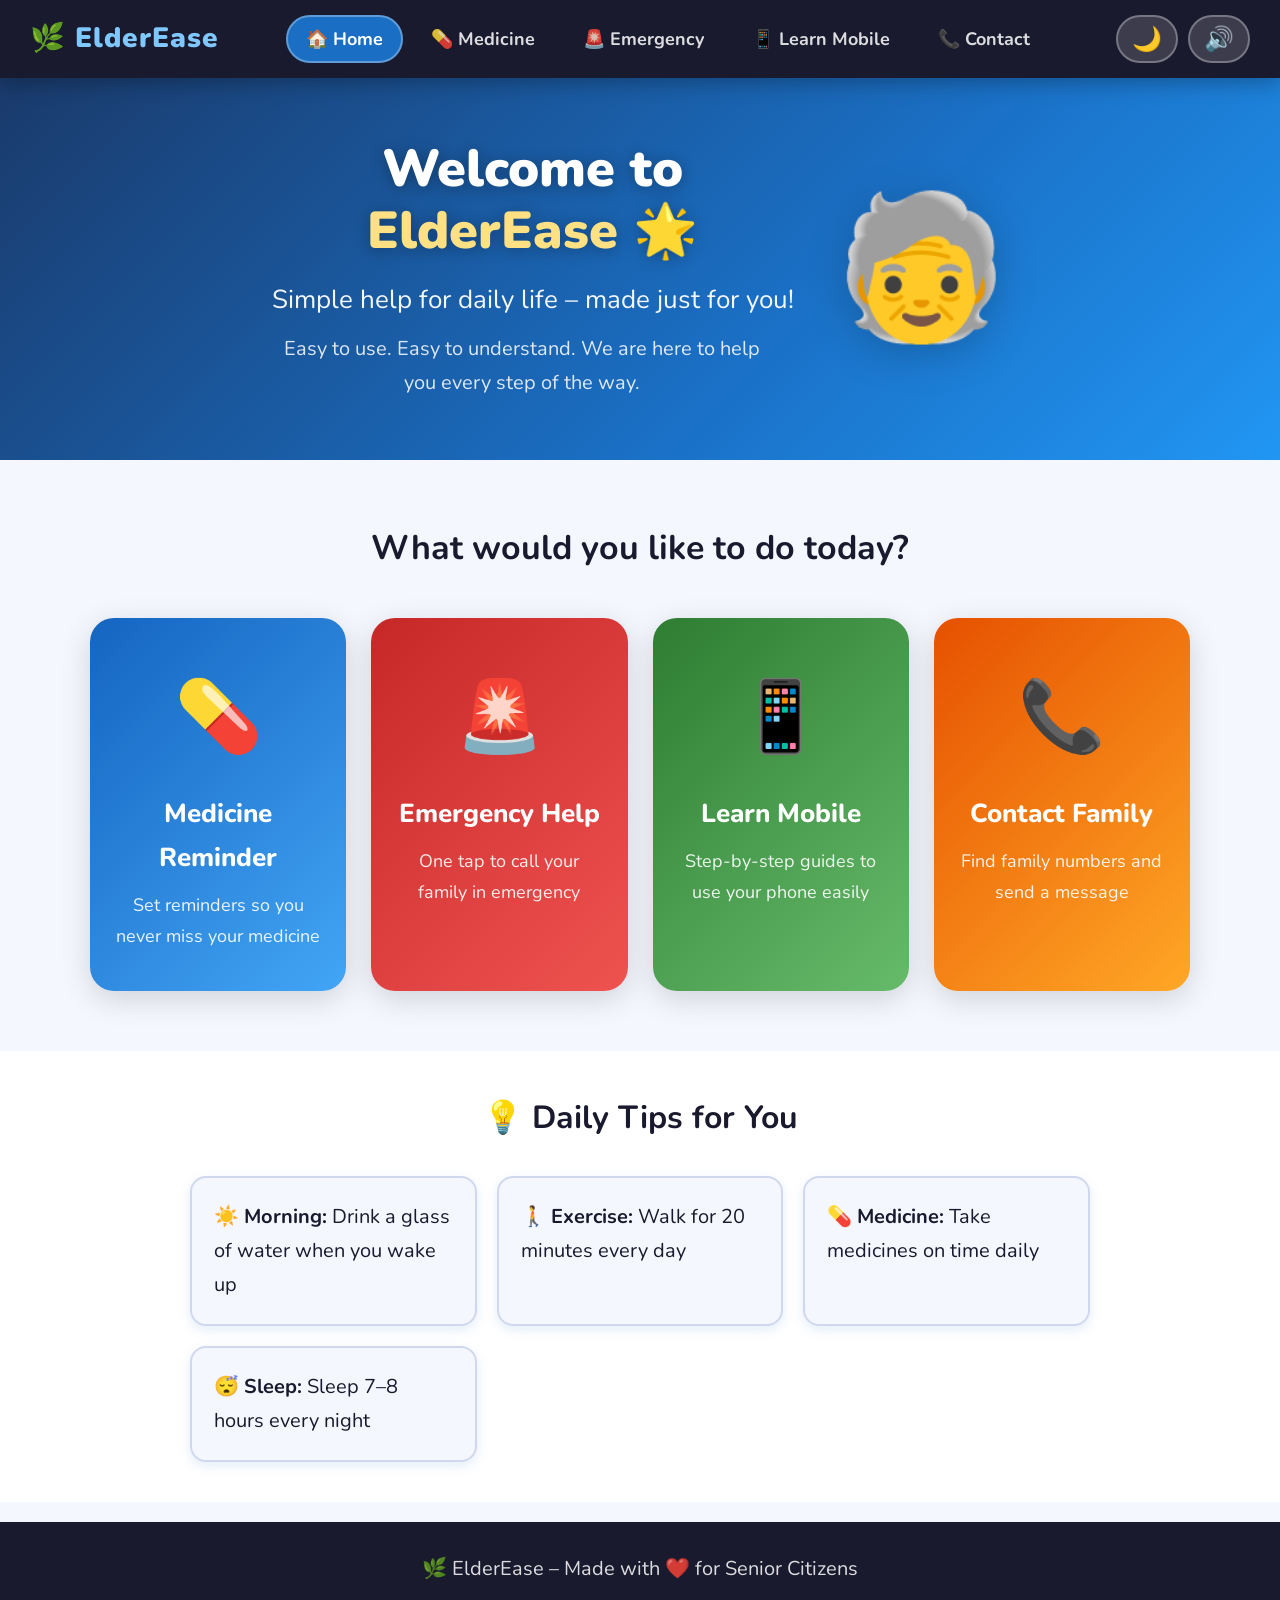
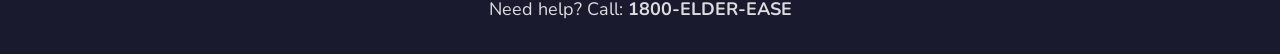
<file: index.html>
<!DOCTYPE html>
<html lang="en">
<head>
  <meta charset="UTF-8" />
  <meta name="viewport" content="width=device-width, initial-scale=1.0"/>
  <title>ElderEase – Simple Help for Daily Life</title>
  <link rel="stylesheet" href="style.css"/>
</head>
<body>

  <!-- ===== NAVIGATION BAR ===== -->
  <nav class="navbar">
    <div class="nav-brand">🌿 ElderEase</div>
    <ul class="nav-links" id="navLinks">
      <li><a href="index.html" class="active">🏠 Home</a></li>
      <li><a href="medicine.html">💊 Medicine</a></li>
      <li><a href="emergency.html">🚨 Emergency</a></li>
      <li><a href="learn.html">📱 Learn Mobile</a></li>
      <li><a href="contact.html">📞 Contact</a></li>
    </ul>
    <div class="nav-controls">
      <!-- Dark Mode Toggle -->
      <button class="toggle-btn" onclick="toggleDark()" title="Toggle Dark Mode">🌙</button>
      <!-- Voice Assistant -->
      <button class="toggle-btn" onclick="speakWelcome()" title="Voice Assistant">🔊</button>
    </div>
    <button class="hamburger" onclick="toggleMenu()">☰</button>
  </nav>

  <!-- ===== HERO SECTION ===== -->
  <main>
    <section class="hero">
      <div class="hero-content">
        <h1>Welcome to<br/><span class="highlight">ElderEase</span> 🌟</h1>
        <p class="hero-sub">Simple help for daily life – made just for you!</p>
        <p class="hero-desc">
          Easy to use. Easy to understand. We are here to help you every step of the way.
        </p>
      </div>
      <div class="hero-image">🧓</div>
    </section>

    <!-- ===== MAIN BUTTONS SECTION ===== -->
    <section class="features">
      <h2>What would you like to do today?</h2>
      <div class="feature-grid">

        <a href="medicine.html" class="feature-card blue">
          <div class="card-icon">💊</div>
          <div class="card-title">Medicine Reminder</div>
          <div class="card-desc">Set reminders so you never miss your medicine</div>
        </a>

        <a href="emergency.html" class="feature-card red">
          <div class="card-icon">🚨</div>
          <div class="card-title">Emergency Help</div>
          <div class="card-desc">One tap to call your family in emergency</div>
        </a>

        <a href="learn.html" class="feature-card green">
          <div class="card-icon">📱</div>
          <div class="card-title">Learn Mobile</div>
          <div class="card-desc">Step-by-step guides to use your phone easily</div>
        </a>

        <a href="contact.html" class="feature-card orange">
          <div class="card-icon">📞</div>
          <div class="card-title">Contact Family</div>
          <div class="card-desc">Find family numbers and send a message</div>
        </a>

      </div>
    </section>

    <!-- ===== TIPS SECTION ===== -->
    <section class="tips-section">
      <h2>💡 Daily Tips for You</h2>
      <div class="tips-grid">
        <div class="tip-card">☀️ <strong>Morning:</strong> Drink a glass of water when you wake up</div>
        <div class="tip-card">🚶 <strong>Exercise:</strong> Walk for 20 minutes every day</div>
        <div class="tip-card">💊 <strong>Medicine:</strong> Take medicines on time daily</div>
        <div class="tip-card">😴 <strong>Sleep:</strong> Sleep 7–8 hours every night</div>
      </div>
    </section>
  </main>

  <!-- ===== FOOTER ===== -->
  <footer class="footer">
    <p>🌿 ElderEase – Made with ❤️ for Senior Citizens</p>
    <p style="font-size:18px; margin-top:8px;">Need help? Call: <strong>1800-ELDER-EASE</strong></p>
  </footer>

  <script src="script.js"></script>
</body>
</html>
</file>
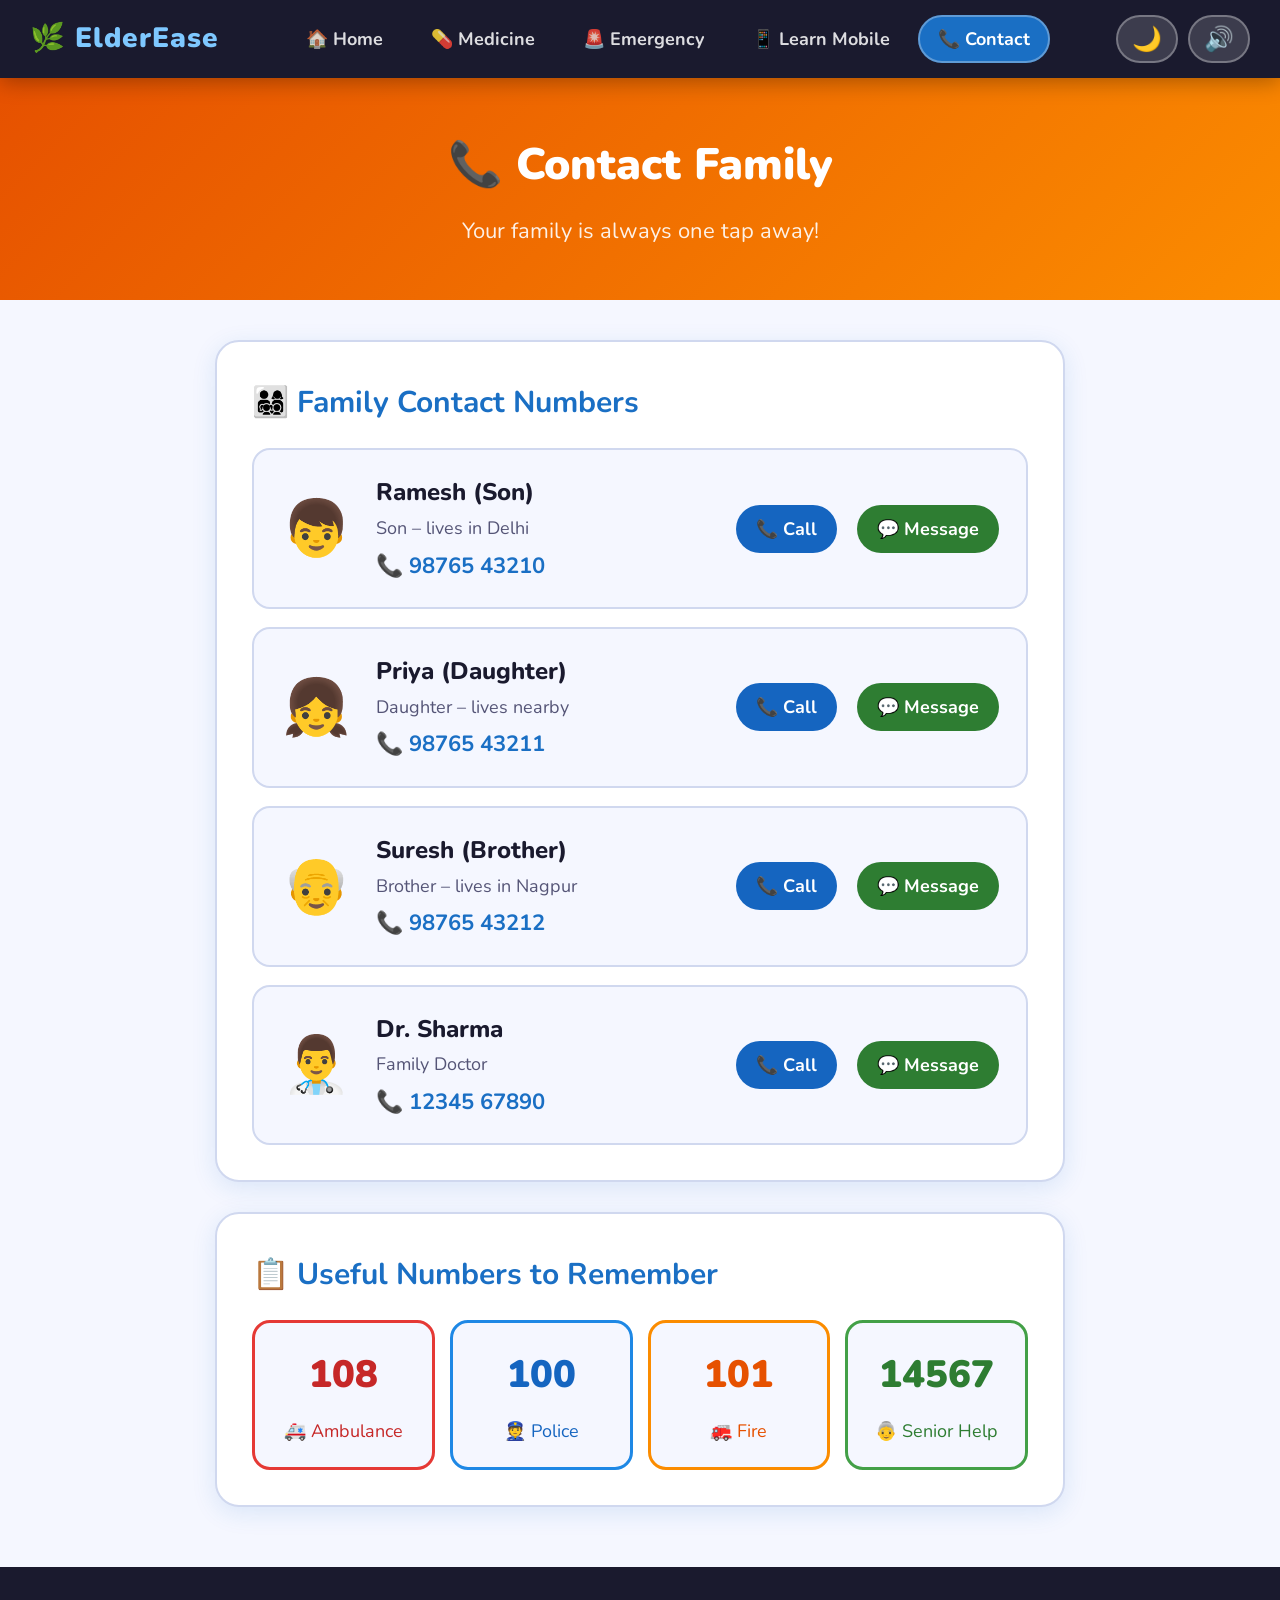
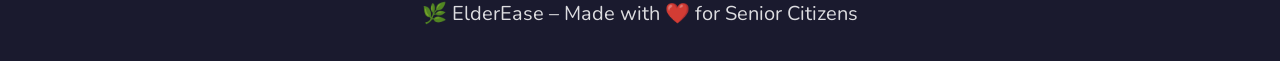
<file: contact.html>
<!DOCTYPE html>
<html lang="en">
<head>
  <meta charset="UTF-8"/>
  <meta name="viewport" content="width=device-width, initial-scale=1.0"/>
  <title>Contact Family – ElderEase</title>
  <link rel="stylesheet" href="style.css"/>
</head>
<body>

  <!-- NAVIGATION BAR -->
  <nav class="navbar">
    <div class="nav-brand">🌿 ElderEase</div>
    <ul class="nav-links" id="navLinks">
      <li><a href="index.html">🏠 Home</a></li>
      <li><a href="medicine.html">💊 Medicine</a></li>
      <li><a href="emergency.html">🚨 Emergency</a></li>
      <li><a href="learn.html">📱 Learn Mobile</a></li>
      <li><a href="contact.html" class="active">📞 Contact</a></li>
    </ul>
    <div class="nav-controls">
      <button class="toggle-btn" onclick="toggleDark()">🌙</button>
      <button class="toggle-btn" onclick="speak('Contact Family Page. Find family numbers and send a message below.')">🔊</button>
    </div>
    <button class="hamburger" onclick="toggleMenu()">☰</button>
  </nav>

  <main>
    <section class="page-hero orange-bg">
      <h1>📞 Contact Family</h1>
      <p>Your family is always one tap away!</p>
    </section>

    <section class="content-section">

      <!-- FAMILY CONTACTS -->
      <div class="card-box">
        <h2>👨‍👩‍👧‍👦 Family Contact Numbers</h2>
        <div class="family-grid">

          <div class="family-card">
            <div class="family-avatar">👦</div>
            <div class="family-info">
              <div class="family-name">Ramesh (Son)</div>
              <div class="family-relation">Son – lives in Delhi</div>
              <div class="family-phone">📞 98765 43210</div>
            </div>
            <div class="family-actions">
              <button class="small-btn btn-blue" onclick="simulateCall('Ramesh')">📞 Call</button>
              <button class="small-btn btn-green" onclick="openMessage('Ramesh')">💬 Message</button>
            </div>
          </div>

          <div class="family-card">
            <div class="family-avatar">👧</div>
            <div class="family-info">
              <div class="family-name">Priya (Daughter)</div>
              <div class="family-relation">Daughter – lives nearby</div>
              <div class="family-phone">📞 98765 43211</div>
            </div>
            <div class="family-actions">
              <button class="small-btn btn-blue" onclick="simulateCall('Priya')">📞 Call</button>
              <button class="small-btn btn-green" onclick="openMessage('Priya')">💬 Message</button>
            </div>
          </div>

          <div class="family-card">
            <div class="family-avatar">👴</div>
            <div class="family-info">
              <div class="family-name">Suresh (Brother)</div>
              <div class="family-relation">Brother – lives in Nagpur</div>
              <div class="family-phone">📞 98765 43212</div>
            </div>
            <div class="family-actions">
              <button class="small-btn btn-blue" onclick="simulateCall('Suresh')">📞 Call</button>
              <button class="small-btn btn-green" onclick="openMessage('Suresh')">💬 Message</button>
            </div>
          </div>

          <div class="family-card">
            <div class="family-avatar">👨‍⚕️</div>
            <div class="family-info">
              <div class="family-name">Dr. Sharma</div>
              <div class="family-relation">Family Doctor</div>
              <div class="family-phone">📞 12345 67890</div>
            </div>
            <div class="family-actions">
              <button class="small-btn btn-blue" onclick="simulateCall('Dr. Sharma')">📞 Call</button>
              <button class="small-btn btn-green" onclick="openMessage('Dr. Sharma')">💬 Message</button>
            </div>
          </div>

        </div>
      </div>

      <!-- SEND MESSAGE BOX -->
      <div class="card-box" id="messageBox" style="display:none;">
        <h2>✉️ Send a Message to <span id="messageTo"></span></h2>
        <p class="big-text">Type your message below and press Send!</p>

        <label class="big-label">Your Message:</label>
        <textarea class="big-input big-textarea" id="messageText"
          placeholder="Type your message here... e.g. Are you coming home today?"></textarea>

        <div class="quick-messages">
          <p><strong>Quick Messages – just tap to use:</strong></p>
          <button class="quick-btn" onclick="useQuickMsg('I am okay, do not worry 😊')">I am okay 😊</button>
          <button class="quick-btn" onclick="useQuickMsg('Please call me when you are free 📞')">Call me please 📞</button>
          <button class="quick-btn" onclick="useQuickMsg('I need help, please come home 🙏')">Need help 🙏</button>
          <button class="quick-btn" onclick="useQuickMsg('Medicine finished, please bring more 💊')">Medicine needed 💊</button>
        </div>

        <div class="btn-row">
          <button class="big-btn btn-green" onclick="sendMessage()">📤 Send Message</button>
          <button class="big-btn btn-gray" onclick="closeMessage()">❌ Cancel</button>
        </div>
      </div>

      <!-- MESSAGE SENT CONFIRMATION -->
      <div id="sentBox" class="card-box center hidden">
        <div style="font-size:80px;">✅</div>
        <h2>Message Sent!</h2>
        <p class="big-text">Your message has been sent to <span id="sentTo"></span>!</p>
        <p class="muted">They will reply to you soon. Stay calm! 😊</p>
        <button class="big-btn btn-blue" onclick="document.getElementById('sentBox').classList.add('hidden')">
          👍 OK, Thank You!
        </button>
      </div>

      <!-- HELPLINE NUMBERS -->
      <div class="card-box">
        <h2>📋 Useful Numbers to Remember</h2>
        <div class="helpline-grid">
          <div class="helpline-item red-border">
            <div class="helpline-num">108</div>
            <div class="helpline-label">🚑 Ambulance</div>
          </div>
          <div class="helpline-item blue-border">
            <div class="helpline-num">100</div>
            <div class="helpline-label">👮 Police</div>
          </div>
          <div class="helpline-item orange-border">
            <div class="helpline-num">101</div>
            <div class="helpline-label">🚒 Fire</div>
          </div>
          <div class="helpline-item green-border">
            <div class="helpline-num">14567</div>
            <div class="helpline-label">👵 Senior Help</div>
          </div>
        </div>
      </div>

    </section>
  </main>

  <footer class="footer">
    <p>🌿 ElderEase – Made with ❤️ for Senior Citizens</p>
  </footer>

  <script src="script.js"></script>
  <script>
    let currentContact = '';

    // Open message box for a contact
    function openMessage(name) {
      currentContact = name;
      document.getElementById('messageTo').textContent = name;
      document.getElementById('messageText').value = '';
      document.getElementById('messageBox').style.display = 'block';
      document.getElementById('messageBox').scrollIntoView({ behavior: 'smooth' });
    }

    // Close message box
    function closeMessage() {
      document.getElementById('messageBox').style.display = 'none';
    }

    // Use a quick message template
    function useQuickMsg(msg) {
      document.getElementById('messageText').value = msg;
    }

    // Send the message (simulated)
    function sendMessage() {
      const text = document.getElementById('messageText').value.trim();
      if (!text) {
        alert('⚠️ Please type a message first!');
        return;
      }
      closeMessage();
      speak(`Message sent to ${currentContact}. They will reply soon.`);
      document.getElementById('sentTo').textContent = currentContact;
      const sentBox = document.getElementById('sentBox');
      sentBox.classList.remove('hidden');
      sentBox.scrollIntoView({ behavior: 'smooth' });
    }

    // Simulate a call
    function simulateCall(name) {
      speak(`Calling ${name}`);
      alert(`📞 Calling ${name}...\n\nThis is a simulation. On a real phone, the call would connect.`);
    }
  </script>
</body>
</html>
</file>
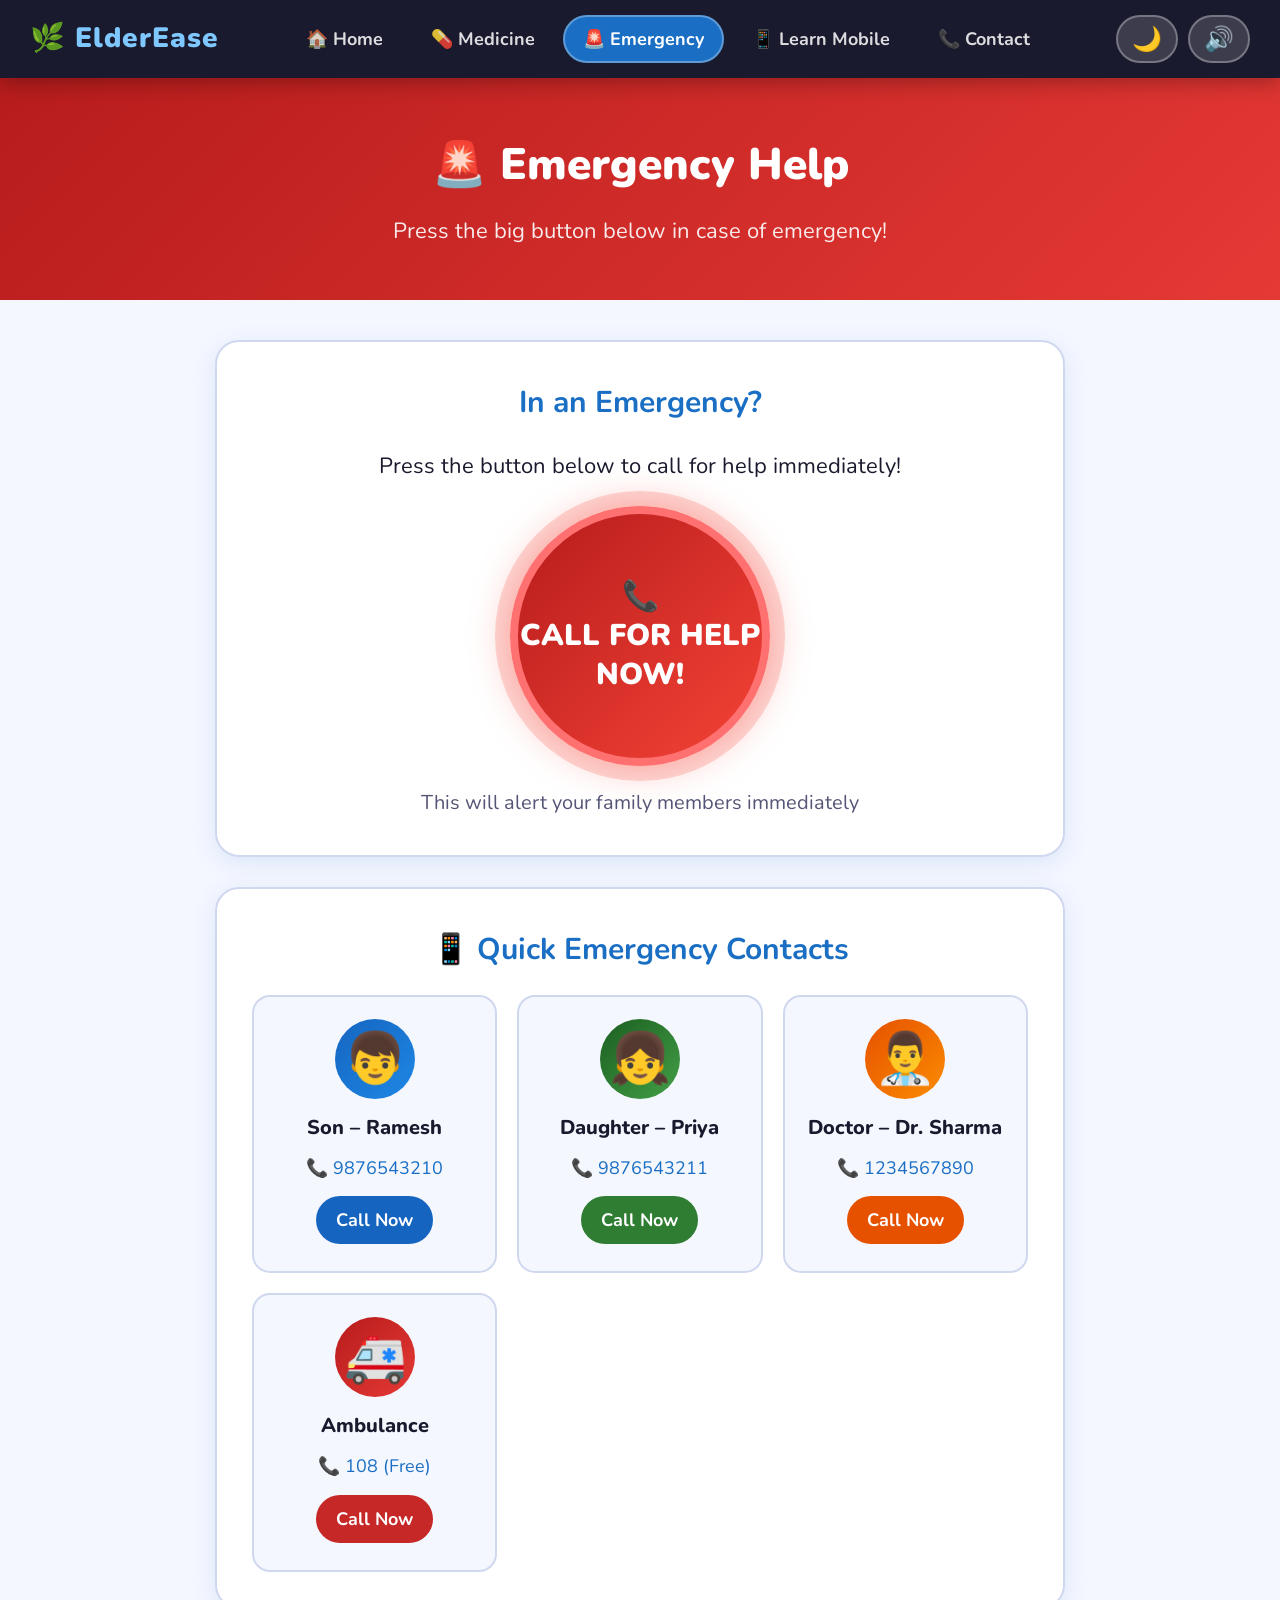
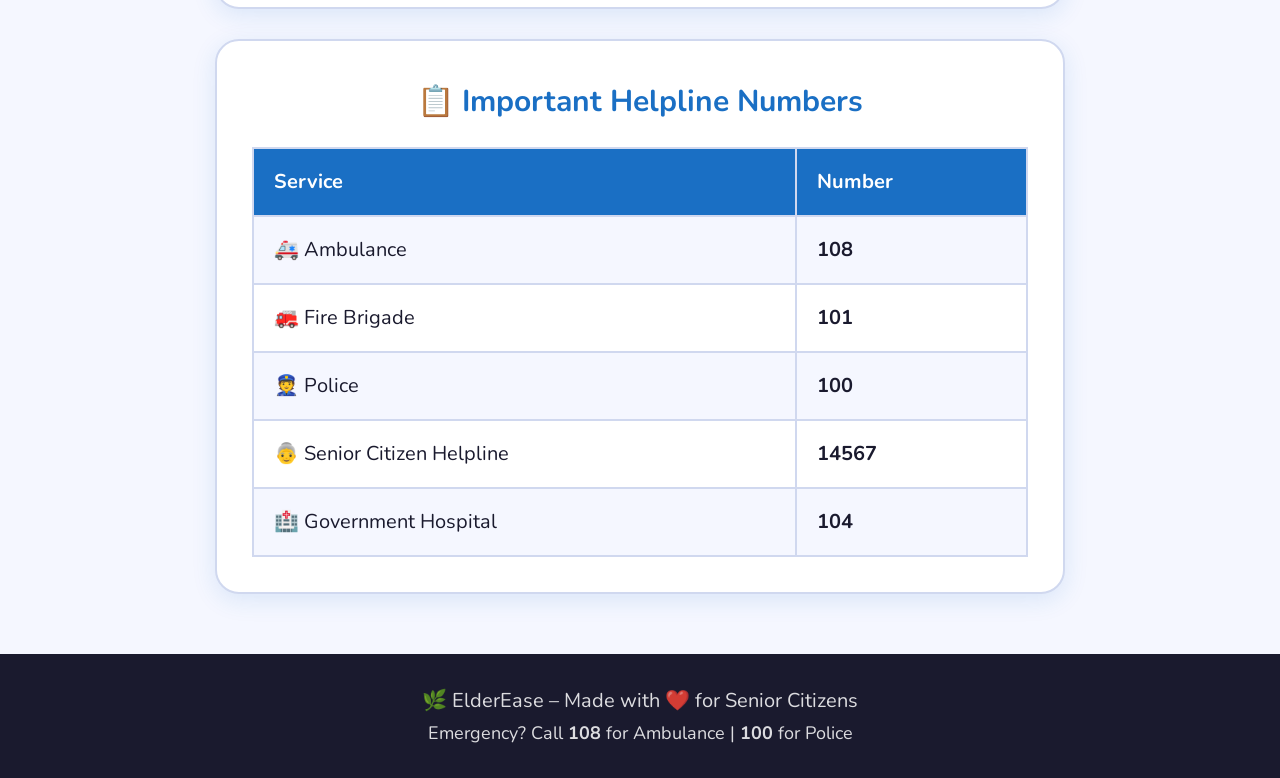
<file: emergency.html>
<!DOCTYPE html>
<html lang="en">
<head>
  <meta charset="UTF-8"/>
  <meta name="viewport" content="width=device-width, initial-scale=1.0"/>
  <title>Emergency Help – ElderEase</title>
  <link rel="stylesheet" href="style.css"/>
</head>
<body>

  <!-- NAVIGATION BAR -->
  <nav class="navbar">
    <div class="nav-brand">🌿 ElderEase</div>
    <ul class="nav-links" id="navLinks">
      <li><a href="index.html">🏠 Home</a></li>
      <li><a href="medicine.html">💊 Medicine</a></li>
      <li><a href="emergency.html" class="active">🚨 Emergency</a></li>
      <li><a href="learn.html">📱 Learn Mobile</a></li>
      <li><a href="contact.html">📞 Contact</a></li>
    </ul>
    <div class="nav-controls">
      <button class="toggle-btn" onclick="toggleDark()">🌙</button>
      <button class="toggle-btn" onclick="speak('Emergency Help Page. Press the big red button in case of emergency.')">🔊</button>
    </div>
    <button class="hamburger" onclick="toggleMenu()">☰</button>
  </nav>

  <main>
    <section class="page-hero red-bg">
      <h1>🚨 Emergency Help</h1>
      <p>Press the big button below in case of emergency!</p>
    </section>

    <section class="content-section center">

      <!-- BIG EMERGENCY BUTTON -->
      <div class="card-box center">
        <h2>In an Emergency?</h2>
        <p class="big-text">Press the button below to call for help immediately!</p>

        <button class="emergency-btn pulse" onclick="callEmergency()">
          📞<br/>CALL FOR HELP<br/>NOW!
        </button>

        <p class="muted" style="margin-top:20px;">This will alert your family members immediately</p>
      </div>

      <!-- EMERGENCY CONTACTS -->
      <div class="card-box">
        <h2>📱 Quick Emergency Contacts</h2>
        <div class="contact-grid">

          <div class="contact-item" onclick="simulateCall('Son – Ramesh', '9876543210')">
            <div class="contact-avatar blue-bg">👦</div>
            <div class="contact-name">Son – Ramesh</div>
            <div class="contact-num">📞 9876543210</div>
            <button class="small-btn btn-blue">Call Now</button>
          </div>

          <div class="contact-item" onclick="simulateCall('Daughter – Priya', '9876543211')">
            <div class="contact-avatar green-bg">👧</div>
            <div class="contact-name">Daughter – Priya</div>
            <div class="contact-num">📞 9876543211</div>
            <button class="small-btn btn-green">Call Now</button>
          </div>

          <div class="contact-item" onclick="simulateCall('Doctor – Dr. Sharma', '1234567890')">
            <div class="contact-avatar orange-bg">👨‍⚕️</div>
            <div class="contact-name">Doctor – Dr. Sharma</div>
            <div class="contact-num">📞 1234567890</div>
            <button class="small-btn btn-orange">Call Now</button>
          </div>

          <div class="contact-item" onclick="simulateCall('Ambulance', '108')">
            <div class="contact-avatar red-bg">🚑</div>
            <div class="contact-name">Ambulance</div>
            <div class="contact-num">📞 108 (Free)</div>
            <button class="small-btn btn-red">Call Now</button>
          </div>

        </div>
      </div>

      <!-- HELPLINE NUMBERS -->
      <div class="card-box">
        <h2>📋 Important Helpline Numbers</h2>
        <table class="helpline-table">
          <tr><th>Service</th><th>Number</th></tr>
          <tr><td>🚑 Ambulance</td><td><strong>108</strong></td></tr>
          <tr><td>🚒 Fire Brigade</td><td><strong>101</strong></td></tr>
          <tr><td>👮 Police</td><td><strong>100</strong></td></tr>
          <tr><td>👵 Senior Citizen Helpline</td><td><strong>14567</strong></td></tr>
          <tr><td>🏥 Government Hospital</td><td><strong>104</strong></td></tr>
        </table>
      </div>

    </section>

    <!-- SIMULATED CALL OVERLAY -->
    <div id="callOverlay" class="call-overlay hidden">
      <div class="call-box">
        <div class="call-icon">📞</div>
        <div class="call-title" id="callTitle">Calling...</div>
        <div class="call-num" id="callNum"></div>
        <div class="call-status" id="callStatus">Connecting...</div>
        <div class="call-spinner"></div>
        <button class="big-btn btn-red" onclick="endCall()" style="margin-top:20px;">
          🔴 End Call
        </button>
      </div>
    </div>

  </main>

  <footer class="footer">
    <p>🌿 ElderEase – Made with ❤️ for Senior Citizens</p>
    <p style="font-size:18px;">Emergency? Call <strong>108</strong> for Ambulance | <strong>100</strong> for Police</p>
  </footer>

  <script src="script.js"></script>
  <script>
    // Trigger full emergency (calls all family members)
    function callEmergency() {
      speak('Emergency alert sent. Calling your family members now. Please stay calm. Help is on the way.');
      const overlay = document.getElementById('callOverlay');
      document.getElementById('callTitle').textContent = '🚨 Emergency Alert Sent!';
      document.getElementById('callNum').textContent = 'Alerting all family members...';
      document.getElementById('callStatus').textContent = 'Connecting to Son – Ramesh...';
      overlay.classList.remove('hidden');

      // Simulate connection progress
      setTimeout(() => {
        document.getElementById('callStatus').textContent = '✅ Connected! Help is on the way.';
      }, 3000);
    }

    // Simulate individual call
    function simulateCall(name, num) {
      speak(`Calling ${name}`);
      const overlay = document.getElementById('callOverlay');
      document.getElementById('callTitle').textContent = `📞 Calling ${name}`;
      document.getElementById('callNum').textContent = `📱 ${num}`;
      document.getElementById('callStatus').textContent = 'Ringing...';
      overlay.classList.remove('hidden');

      setTimeout(() => {
        document.getElementById('callStatus').textContent = `✅ ${name} has been notified!`;
      }, 3000);
    }

    // End the simulated call
    function endCall() {
      document.getElementById('callOverlay').classList.add('hidden');
    }
  </script>
</body>
</html>
</file>
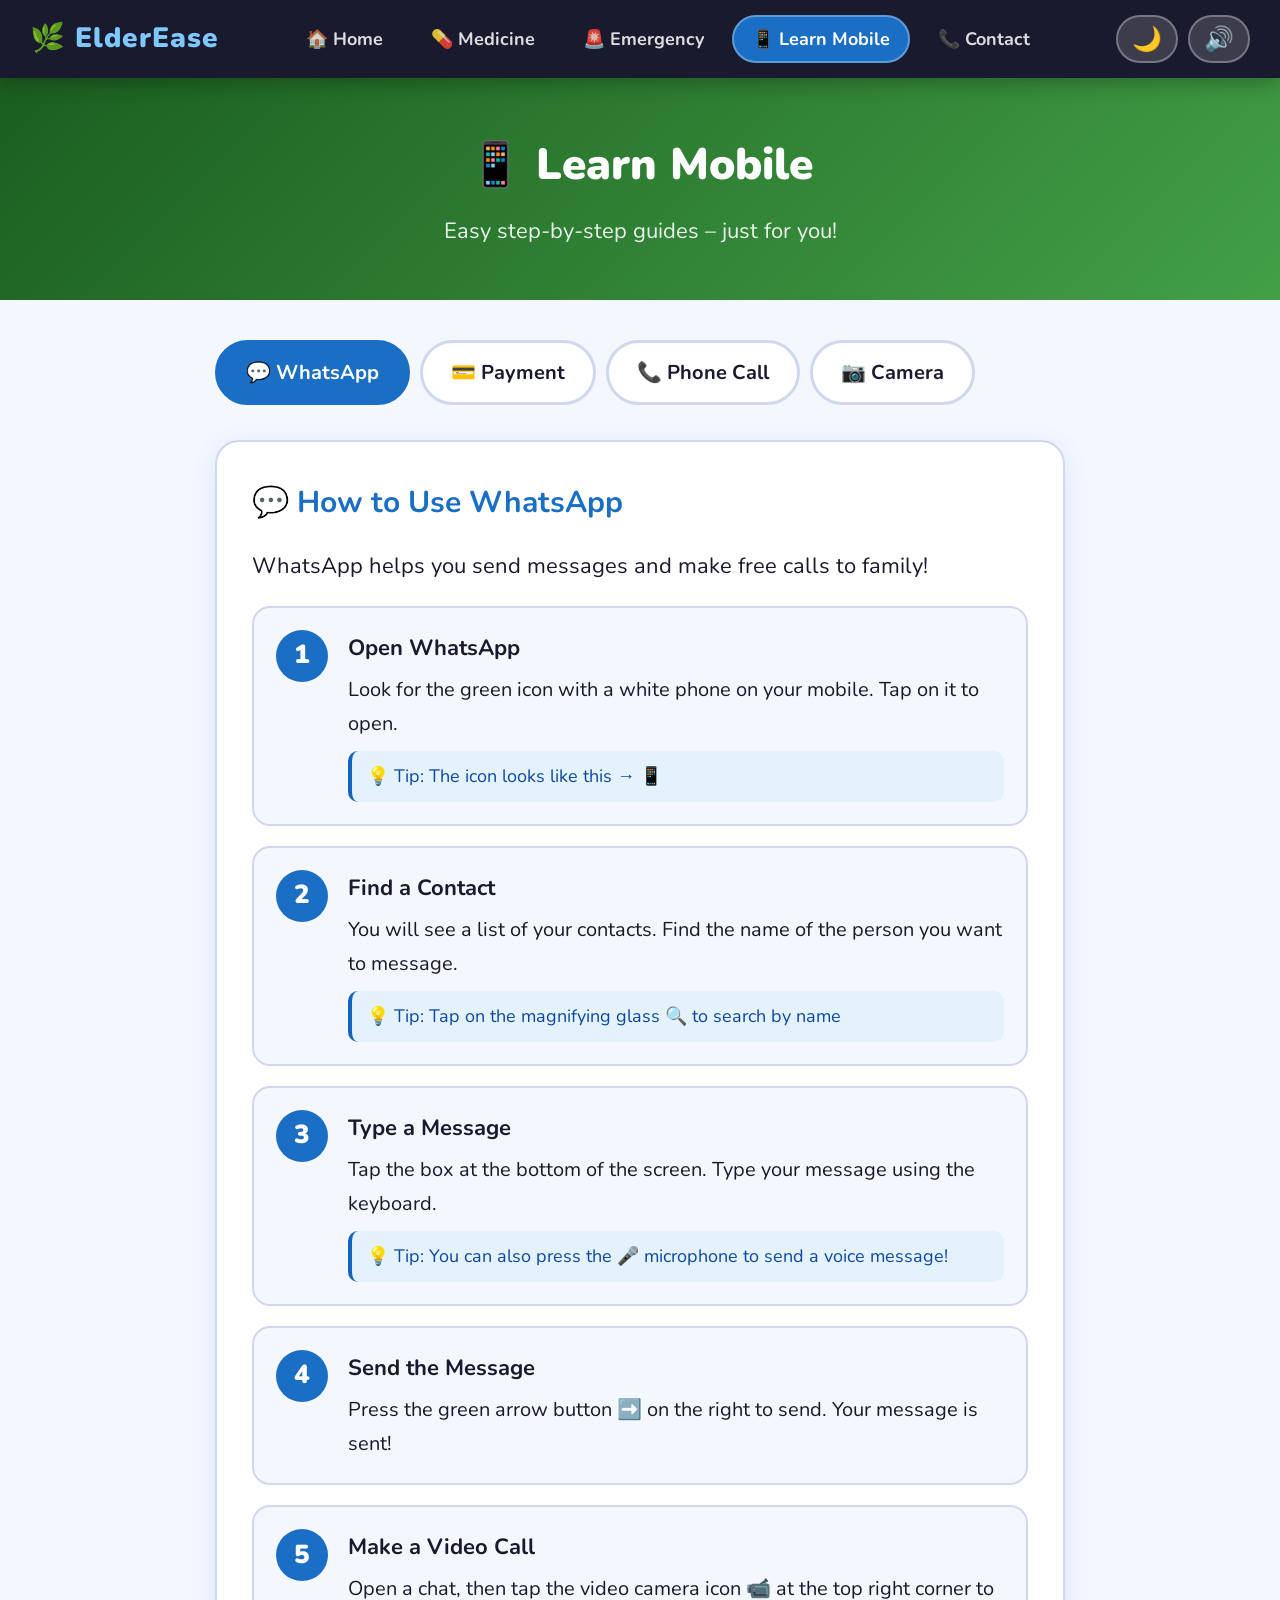
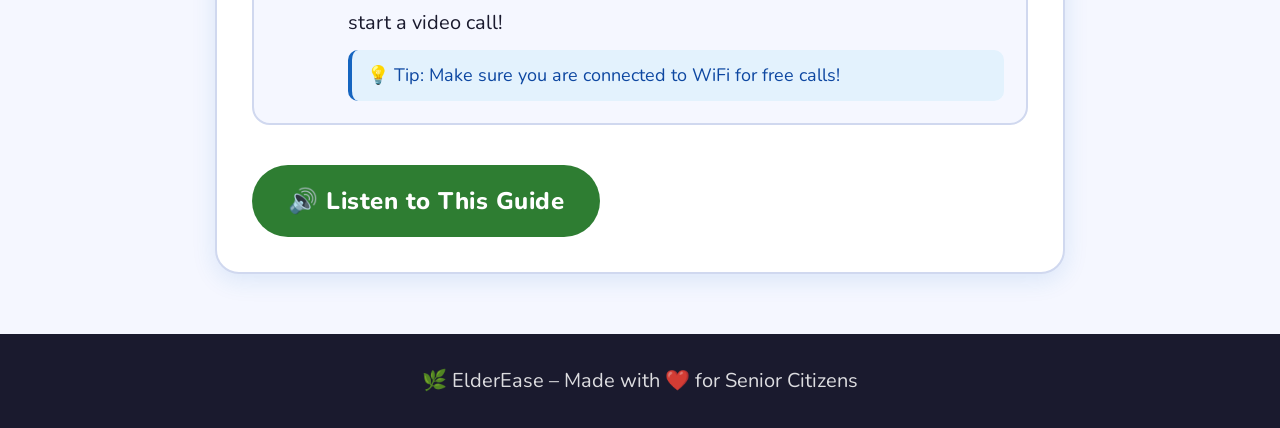
<file: learn.html>
<!DOCTYPE html>
<html lang="en">
<head>
  <meta charset="UTF-8"/>
  <meta name="viewport" content="width=device-width, initial-scale=1.0"/>
  <title>Learn Mobile – ElderEase</title>
  <link rel="stylesheet" href="style.css"/>
</head>
<body>

  <!-- NAVIGATION BAR -->
  <nav class="navbar">
    <div class="nav-brand">🌿 ElderEase</div>
    <ul class="nav-links" id="navLinks">
      <li><a href="index.html">🏠 Home</a></li>
      <li><a href="medicine.html">💊 Medicine</a></li>
      <li><a href="emergency.html">🚨 Emergency</a></li>
      <li><a href="learn.html" class="active">📱 Learn Mobile</a></li>
      <li><a href="contact.html">📞 Contact</a></li>
    </ul>
    <div class="nav-controls">
      <button class="toggle-btn" onclick="toggleDark()">🌙</button>
      <button class="toggle-btn" onclick="speak('Learn Mobile Page. Choose a topic to learn step by step.')">🔊</button>
    </div>
    <button class="hamburger" onclick="toggleMenu()">☰</button>
  </nav>

  <main>
    <section class="page-hero green-bg">
      <h1>📱 Learn Mobile</h1>
      <p>Easy step-by-step guides – just for you!</p>
    </section>

    <section class="content-section">

      <!-- TOPIC TABS -->
      <div class="tab-bar">
        <button class="tab-btn active" onclick="showTopic('whatsapp', this)">💬 WhatsApp</button>
        <button class="tab-btn" onclick="showTopic('payment', this)">💳 Payment</button>
        <button class="tab-btn" onclick="showTopic('call', this)">📞 Phone Call</button>
        <button class="tab-btn" onclick="showTopic('camera', this)">📷 Camera</button>
      </div>

      <!-- WHATSAPP GUIDE -->
      <div id="topic-whatsapp" class="topic-section">
        <div class="card-box">
          <h2>💬 How to Use WhatsApp</h2>
          <p class="big-text">WhatsApp helps you send messages and make free calls to family!</p>

          <div class="steps">
            <div class="step">
              <div class="step-num">1</div>
              <div class="step-content">
                <strong>Open WhatsApp</strong>
                <p>Look for the green icon with a white phone on your mobile. Tap on it to open.</p>
                <div class="tip-box">💡 Tip: The icon looks like this → 📱</div>
              </div>
            </div>
            <div class="step">
              <div class="step-num">2</div>
              <div class="step-content">
                <strong>Find a Contact</strong>
                <p>You will see a list of your contacts. Find the name of the person you want to message.</p>
                <div class="tip-box">💡 Tip: Tap on the magnifying glass 🔍 to search by name</div>
              </div>
            </div>
            <div class="step">
              <div class="step-num">3</div>
              <div class="step-content">
                <strong>Type a Message</strong>
                <p>Tap the box at the bottom of the screen. Type your message using the keyboard.</p>
                <div class="tip-box">💡 Tip: You can also press the 🎤 microphone to send a voice message!</div>
              </div>
            </div>
            <div class="step">
              <div class="step-num">4</div>
              <div class="step-content">
                <strong>Send the Message</strong>
                <p>Press the green arrow button ➡️ on the right to send. Your message is sent!</p>
              </div>
            </div>
            <div class="step">
              <div class="step-num">5</div>
              <div class="step-content">
                <strong>Make a Video Call</strong>
                <p>Open a chat, then tap the video camera icon 📹 at the top right corner to start a video call!</p>
                <div class="tip-box">💡 Tip: Make sure you are connected to WiFi for free calls!</div>
              </div>
            </div>
          </div>

          <button class="big-btn btn-green" onclick="speak('WhatsApp guide. Step 1: Open the green WhatsApp icon. Step 2: Find your contact. Step 3: Type your message. Step 4: Press send. Step 5: Use the video camera icon for video calls.')">
            🔊 Listen to This Guide
          </button>
        </div>
      </div>

      <!-- PAYMENT GUIDE -->
      <div id="topic-payment" class="topic-section hidden">
        <div class="card-box">
          <h2>💳 How to Make Online Payments</h2>
          <p class="big-text">You can pay bills and shop online using UPI – it is safe and easy!</p>

          <div class="steps">
            <div class="step">
              <div class="step-num">1</div>
              <div class="step-content">
                <strong>Open a UPI App</strong>
                <p>Look for apps like Google Pay, PhonePe, or Paytm on your mobile. Tap to open.</p>
                <div class="tip-box">💡 Common apps: Google Pay 📱, PhonePe 💜, Paytm 🔵</div>
              </div>
            </div>
            <div class="step">
              <div class="step-num">2</div>
              <div class="step-content">
                <strong>Choose "Send Money" or "Pay"</strong>
                <p>Look for a button that says "Send Money", "Pay", or "Transfer". Tap on it.</p>
              </div>
            </div>
            <div class="step">
              <div class="step-num">3</div>
              <div class="step-content">
                <strong>Enter Phone Number or Scan QR</strong>
                <p>Type the phone number of the person you want to pay. OR scan the QR code shown at the shop.</p>
                <div class="tip-box">💡 QR code looks like a square black-and-white pattern 📷</div>
              </div>
            </div>
            <div class="step">
              <div class="step-num">4</div>
              <div class="step-content">
                <strong>Enter the Amount</strong>
                <p>Type how much money you want to send. Double-check the amount before sending!</p>
                <div class="tip-box">⚠️ Always check the amount carefully before sending!</div>
              </div>
            </div>
            <div class="step">
              <div class="step-num">5</div>
              <div class="step-content">
                <strong>Enter Your UPI PIN</strong>
                <p>Enter your secret 4 or 6 digit PIN. Your money will be sent immediately!</p>
                <div class="tip-box">🔒 Never share your PIN with anyone – not even family!</div>
              </div>
            </div>
          </div>

          <div class="warning-box">
            ⚠️ <strong>Stay Safe!</strong> Never share your OTP or PIN with anyone on phone. Banks never ask for PIN.
          </div>

          <button class="big-btn btn-blue" onclick="speak('Payment guide. Step 1: Open Google Pay or PhonePe. Step 2: Tap Send Money. Step 3: Enter phone number or scan QR code. Step 4: Enter the amount. Step 5: Enter your PIN. Never share your PIN with anyone.')">
            🔊 Listen to This Guide
          </button>
        </div>
      </div>

      <!-- PHONE CALL GUIDE -->
      <div id="topic-call" class="topic-section hidden">
        <div class="card-box">
          <h2>📞 How to Make a Phone Call</h2>
          <p class="big-text">Making a phone call is very simple. Follow these steps!</p>

          <div class="steps">
            <div class="step">
              <div class="step-num">1</div>
              <div class="step-content">
                <strong>Open the Phone App</strong>
                <p>Look for the green phone icon 📞 on your home screen. Tap on it.</p>
              </div>
            </div>
            <div class="step">
              <div class="step-num">2</div>
              <div class="step-content">
                <strong>Go to Contacts</strong>
                <p>Tap on "Contacts" at the bottom of the screen to see your saved contacts list.</p>
                <div class="tip-box">💡 Your contacts are people whose numbers you have saved</div>
              </div>
            </div>
            <div class="step">
              <div class="step-num">3</div>
              <div class="step-content">
                <strong>Find the Person's Name</strong>
                <p>Scroll through the list or type the name in the search box at the top.</p>
              </div>
            </div>
            <div class="step">
              <div class="step-num">4</div>
              <div class="step-content">
                <strong>Tap Their Name and Call</strong>
                <p>Tap the person's name, then tap the green phone button 📞 to call them.</p>
              </div>
            </div>
            <div class="step">
              <div class="step-num">5</div>
              <div class="step-content">
                <strong>End the Call</strong>
                <p>When you are done talking, press the red button 🔴 to end the call.</p>
              </div>
            </div>
          </div>

          <button class="big-btn btn-orange" onclick="speak('Phone Call guide. Step 1: Open the green phone app. Step 2: Go to contacts. Step 3: Find the person\'s name. Step 4: Tap name and press green phone button. Step 5: Press red button to end call.')">
            🔊 Listen to This Guide
          </button>
        </div>
      </div>

      <!-- CAMERA GUIDE -->
      <div id="topic-camera" class="topic-section hidden">
        <div class="card-box">
          <h2>📷 How to Use the Camera</h2>
          <p class="big-text">Take photos of your family and special moments easily!</p>

          <div class="steps">
            <div class="step">
              <div class="step-num">1</div>
              <div class="step-content">
                <strong>Open the Camera App</strong>
                <p>Look for the camera icon 📷 on your home screen. Tap on it to open.</p>
              </div>
            </div>
            <div class="step">
              <div class="step-num">2</div>
              <div class="step-content">
                <strong>Point at What You Want to Photograph</strong>
                <p>Hold your phone and point the back of it towards the person or object you want to take a photo of.</p>
                <div class="tip-box">💡 Hold your phone steady with both hands for a clear photo!</div>
              </div>
            </div>
            <div class="step">
              <div class="step-num">3</div>
              <div class="step-content">
                <strong>Press the Round Button</strong>
                <p>There is a big round white button at the bottom. Press it once to take the photo!</p>
              </div>
            </div>
            <div class="step">
              <div class="step-num">4</div>
              <div class="step-content">
                <strong>View Your Photo</strong>
                <p>Tap the small square in the corner to see your photo. It is saved in your Gallery!</p>
              </div>
            </div>
            <div class="step">
              <div class="step-num">5</div>
              <div class="step-content">
                <strong>Share on WhatsApp</strong>
                <p>Open the photo, tap Share, choose WhatsApp, and send to your family!</p>
                <div class="tip-box">💡 Sharing memories with family is wonderful!</div>
              </div>
            </div>
          </div>

          <button class="big-btn btn-green" onclick="speak('Camera guide. Step 1: Open the camera app. Step 2: Point the phone at what you want. Step 3: Press the big round button to take photo. Step 4: Tap the small square to see your photo. Step 5: Share on WhatsApp to send to family.')">
            🔊 Listen to This Guide
          </button>
        </div>
      </div>

    </section>
  </main>

  <footer class="footer">
    <p>🌿 ElderEase – Made with ❤️ for Senior Citizens</p>
  </footer>

  <script src="script.js"></script>
  <script>
    // Show the selected topic and hide others
    function showTopic(topicId, btn) {
      // Hide all topics
      document.querySelectorAll('.topic-section').forEach(s => s.classList.add('hidden'));
      // Show selected
      document.getElementById('topic-' + topicId).classList.remove('hidden');
      // Update active tab button
      document.querySelectorAll('.tab-btn').forEach(b => b.classList.remove('active'));
      btn.classList.add('active');
    }
  </script>
</body>
</html>
</file>
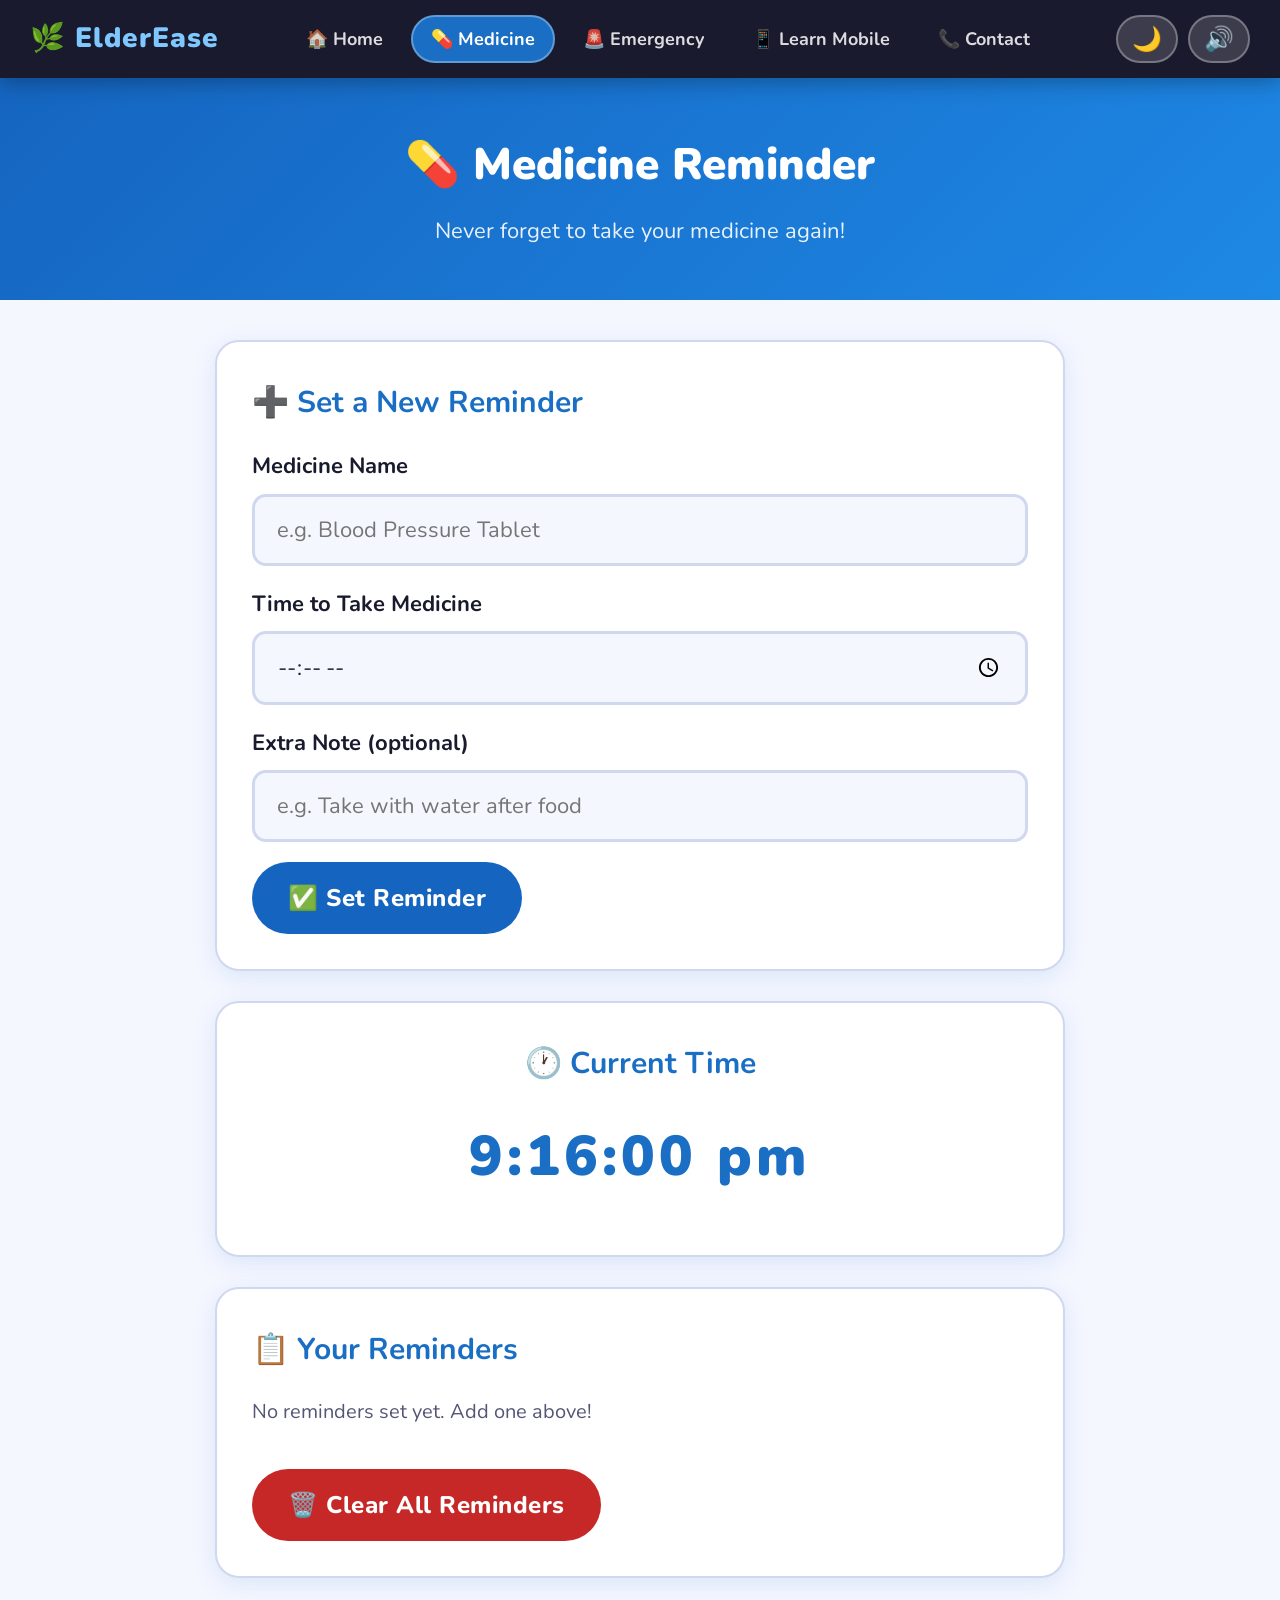
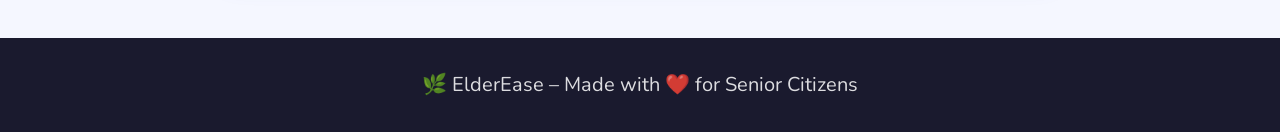
<file: medicine.html>
<!DOCTYPE html>
<html lang="en">
<head>
  <meta charset="UTF-8"/>
  <meta name="viewport" content="width=device-width, initial-scale=1.0"/>
  <title>Medicine Reminder – ElderEase</title>
  <link rel="stylesheet" href="style.css"/>
</head>
<body>

  <!-- NAVIGATION BAR -->
  <nav class="navbar">
    <div class="nav-brand">🌿 ElderEase</div>
    <ul class="nav-links" id="navLinks">
      <li><a href="index.html">🏠 Home</a></li>
      <li><a href="medicine.html" class="active">💊 Medicine</a></li>
      <li><a href="emergency.html">🚨 Emergency</a></li>
      <li><a href="learn.html">📱 Learn Mobile</a></li>
      <li><a href="contact.html">📞 Contact</a></li>
    </ul>
    <div class="nav-controls">
      <button class="toggle-btn" onclick="toggleDark()">🌙</button>
      <button class="toggle-btn" onclick="speak('Medicine Reminder Page. Set your medicine time below.')">🔊</button>
    </div>
    <button class="hamburger" onclick="toggleMenu()">☰</button>
  </nav>

  <main>
    <section class="page-hero blue-bg">
      <h1>💊 Medicine Reminder</h1>
      <p>Never forget to take your medicine again!</p>
    </section>

    <section class="content-section">

      <!-- ADD REMINDER FORM -->
      <div class="card-box">
        <h2>➕ Set a New Reminder</h2>

        <label class="big-label" for="medName">Medicine Name</label>
        <input class="big-input" type="text" id="medName" placeholder="e.g. Blood Pressure Tablet"/>

        <label class="big-label" for="medTime">Time to Take Medicine</label>
        <input class="big-input" type="time" id="medTime"/>

        <label class="big-label" for="medNote">Extra Note (optional)</label>
        <input class="big-input" type="text" id="medNote" placeholder="e.g. Take with water after food"/>

        <button class="big-btn btn-blue" onclick="setReminder()">
          ✅ Set Reminder
        </button>
      </div>

      <!-- CURRENT TIME DISPLAY -->
      <div class="card-box center">
        <h2>🕐 Current Time</h2>
        <div class="clock" id="clock">--:--:--</div>
      </div>

      <!-- REMINDERS LIST -->
      <div class="card-box">
        <h2>📋 Your Reminders</h2>
        <div id="reminderList" class="reminder-list">
          <p class="muted">No reminders set yet. Add one above!</p>
        </div>
        <button class="big-btn btn-red" onclick="clearAllReminders()">
          🗑️ Clear All Reminders
        </button>
      </div>

      <!-- NOTIFICATION AREA -->
      <div id="notification" class="notification hidden">
        <div class="notif-icon">🔔</div>
        <div class="notif-text">Time to take your medicine!</div>
        <button onclick="dismissNotif()">✅ OK, Done!</button>
      </div>

    </section>
  </main>

  <footer class="footer">
    <p>🌿 ElderEase – Made with ❤️ for Senior Citizens</p>
  </footer>

  <script src="script.js"></script>
  <script>
    // ---- Medicine Reminder Logic ----

    // Load reminders from localStorage and display
    function loadReminders() {
      const reminders = JSON.parse(localStorage.getItem('elderease_reminders') || '[]');
      const list = document.getElementById('reminderList');
      if (reminders.length === 0) {
        list.innerHTML = '<p class="muted">No reminders set yet. Add one above!</p>';
        return;
      }
      list.innerHTML = reminders.map((r, i) => `
        <div class="reminder-item">
          <span class="reminder-icon">💊</span>
          <div class="reminder-info">
            <strong>${r.name}</strong>
            <span class="reminder-time">⏰ ${formatTime(r.time)}</span>
            ${r.note ? `<span class="reminder-note">📝 ${r.note}</span>` : ''}
          </div>
          <button class="del-btn" onclick="deleteReminder(${i})">❌</button>
        </div>
      `).join('');
    }

    // Format 24hr time to 12hr AM/PM
    function formatTime(t) {
      const [h, m] = t.split(':');
      const hour = parseInt(h);
      const ampm = hour >= 12 ? 'PM' : 'AM';
      const hr12 = hour % 12 || 12;
      return `${hr12}:${m} ${ampm}`;
    }

    // Set a new reminder
    function setReminder() {
      const name = document.getElementById('medName').value.trim();
      const time = document.getElementById('medTime').value;
      const note = document.getElementById('medNote').value.trim();

      if (!name || !time) {
        alert('⚠️ Please enter medicine name and time!');
        return;
      }

      const reminders = JSON.parse(localStorage.getItem('elderease_reminders') || '[]');
      reminders.push({ name, time, note });
      localStorage.setItem('elderease_reminders', JSON.stringify(reminders));

      // Clear inputs
      document.getElementById('medName').value = '';
      document.getElementById('medTime').value = '';
      document.getElementById('medNote').value = '';

      loadReminders();
      speak(`Reminder set for ${name} at ${formatTime(time)}`);
      showSuccess('✅ Reminder set successfully!');
    }

    // Delete one reminder
    function deleteReminder(i) {
      const reminders = JSON.parse(localStorage.getItem('elderease_reminders') || '[]');
      reminders.splice(i, 1);
      localStorage.setItem('elderease_reminders', JSON.stringify(reminders));
      loadReminders();
    }

    // Clear all reminders
    function clearAllReminders() {
      if (confirm('Are you sure you want to clear all reminders?')) {
        localStorage.removeItem('elderease_reminders');
        loadReminders();
      }
    }

    // Show success message
    function showSuccess(msg) {
      const div = document.createElement('div');
      div.className = 'success-toast';
      div.textContent = msg;
      document.body.appendChild(div);
      setTimeout(() => div.remove(), 3000);
    }

    // Check if any reminder matches current time
    function checkReminders() {
      const reminders = JSON.parse(localStorage.getItem('elderease_reminders') || '[]');
      const now = new Date();
      const hh = String(now.getHours()).padStart(2, '0');
      const mm = String(now.getMinutes()).padStart(2, '0');
      const currentTime = `${hh}:${mm}`;

      reminders.forEach(r => {
        if (r.time === currentTime) {
          const notif = document.getElementById('notification');
          notif.querySelector('.notif-text').textContent = `⏰ Time to take your medicine: ${r.name}`;
          notif.classList.remove('hidden');
          speak(`Time to take your medicine: ${r.name}`);
        }
      });
    }

    function dismissNotif() {
      document.getElementById('notification').classList.add('hidden');
    }

    // Update clock every second
    function updateClock() {
      const now = new Date();
      document.getElementById('clock').textContent = now.toLocaleTimeString('en-IN', { hour12: true });
    }

    // Init
    loadReminders();
    updateClock();
    setInterval(updateClock, 1000);
    setInterval(checkReminders, 60000); // check every minute
    checkReminders(); // check immediately on load
  </script>
</body>
</html>
</file>
<file: style.css>
/* =====================================================
   ElderEase – Main Stylesheet
   Designed for Senior Citizens: Large fonts, high contrast,
   simple layout, big buttons, and easy readability
   ===================================================== */

/* ---- Google Fonts ---- */
@import url('https://fonts.googleapis.com/css2?family=Nunito:wght@400;600;700;800;900&display=swap');

/* ---- CSS Variables (Light Mode) ---- */
:root {
  --bg: #f5f7ff;
  --surface: #ffffff;
  --text: #1a1a2e;
  --text-muted: #555577;
  --primary: #1a6fc4;
  --primary-dark: #0f4d8a;
  --secondary: #28a745;
  --danger: #dc3545;
  --warning: #fd7e14;
  --navbar: #1a1a2e;
  --navbar-text: #ffffff;
  --border: #d0d8ef;
  --shadow: rgba(26, 111, 196, 0.12);
  --card-bg: #ffffff;
  --font: 'Nunito', 'Segoe UI', Arial, sans-serif;
}

/* ---- CSS Variables (Dark Mode) ---- */
body.dark {
  --bg: #0d0d1a;
  --surface: #1a1a2e;
  --text: #f0f0ff;
  --text-muted: #aaaacc;
  --primary: #4da6ff;
  --primary-dark: #2288ee;
  --navbar: #0a0a14;
  --border: #2a2a4a;
  --shadow: rgba(77, 166, 255, 0.15);
  --card-bg: #1a1a2e;
}

/* ---- Reset & Base ---- */
* {
  margin: 0;
  padding: 0;
  box-sizing: border-box;
}

body {
  font-family: var(--font);
  font-size: 20px; /* Large base font for elderly */
  background: var(--bg);
  color: var(--text);
  line-height: 1.7;
  transition: background 0.3s, color 0.3s;
}

a { text-decoration: none; color: inherit; }
img { max-width: 100%; }

/* =====================================================
   NAVIGATION BAR
   ===================================================== */
.navbar {
  background: var(--navbar);
  color: var(--navbar-text);
  padding: 15px 30px;
  display: flex;
  align-items: center;
  justify-content: space-between;
  flex-wrap: wrap;
  gap: 10px;
  position: sticky;
  top: 0;
  z-index: 100;
  box-shadow: 0 4px 20px rgba(0,0,0,0.3);
}

.nav-brand {
  font-size: 28px;
  font-weight: 900;
  color: #7ec8ff;
  letter-spacing: 1px;
}

.nav-links {
  display: flex;
  gap: 8px;
  list-style: none;
  flex-wrap: wrap;
}

.nav-links a {
  padding: 10px 18px;
  border-radius: 50px;
  font-size: 18px;
  font-weight: 700;
  color: rgba(255,255,255,0.85);
  transition: all 0.2s;
  border: 2px solid transparent;
}

.nav-links a:hover,
.nav-links a.active {
  background: var(--primary);
  color: #fff;
  border-color: rgba(255,255,255,0.3);
}

.nav-controls {
  display: flex;
  gap: 10px;
}

.toggle-btn {
  background: rgba(255,255,255,0.15);
  border: 2px solid rgba(255,255,255,0.3);
  color: #fff;
  font-size: 24px;
  padding: 8px 14px;
  border-radius: 50px;
  cursor: pointer;
  transition: all 0.2s;
}

.toggle-btn:hover {
  background: rgba(255,255,255,0.3);
  transform: scale(1.05);
}

/* Hamburger menu button (mobile) */
.hamburger {
  display: none;
  background: none;
  border: 2px solid rgba(255,255,255,0.4);
  color: #fff;
  font-size: 28px;
  padding: 6px 14px;
  border-radius: 10px;
  cursor: pointer;
}

/* =====================================================
   HERO SECTION (Home Page)
   ===================================================== */
.hero {
  display: flex;
  align-items: center;
  justify-content: center;
  gap: 40px;
  padding: 60px 40px;
  background: linear-gradient(135deg, #1a3a6b 0%, #1a6fc4 60%, #2196f3 100%);
  color: white;
  text-align: center;
  flex-wrap: wrap;
}

.hero-content h1 {
  font-size: 52px;
  font-weight: 900;
  line-height: 1.2;
  text-shadow: 0 2px 15px rgba(0,0,0,0.3);
}

.hero-content .highlight {
  color: #ffe082;
  display: inline-block;
}

.hero-sub {
  font-size: 26px;
  margin: 15px 0 10px;
  opacity: 0.95;
}

.hero-desc {
  font-size: 20px;
  opacity: 0.85;
  max-width: 500px;
}

.hero-image {
  font-size: 140px;
  filter: drop-shadow(0 8px 20px rgba(0,0,0,0.2));
  animation: float 3s ease-in-out infinite;
}

@keyframes float {
  0%, 100% { transform: translateY(0); }
  50% { transform: translateY(-15px); }
}

/* =====================================================
   PAGE HERO (Sub-pages)
   ===================================================== */
.page-hero {
  text-align: center;
  padding: 50px 30px;
  color: white;
}

.page-hero h1 { font-size: 44px; font-weight: 900; }
.page-hero p  { font-size: 22px; margin-top: 10px; opacity: 0.9; }

.blue-bg   { background: linear-gradient(135deg, #1565c0, #1e88e5); }
.red-bg    { background: linear-gradient(135deg, #b71c1c, #e53935); }
.green-bg  { background: linear-gradient(135deg, #1b5e20, #43a047); }
.orange-bg { background: linear-gradient(135deg, #e65100, #fb8c00); }

/* =====================================================
   FEATURES GRID (Home Page)
   ===================================================== */
.features {
  padding: 60px 40px;
  text-align: center;
}

.features h2 {
  font-size: 34px;
  margin-bottom: 40px;
  color: var(--text);
}

.feature-grid {
  display: grid;
  grid-template-columns: repeat(auto-fit, minmax(240px, 1fr));
  gap: 25px;
  max-width: 1100px;
  margin: 0 auto;
}

.feature-card {
  display: flex;
  flex-direction: column;
  align-items: center;
  padding: 40px 25px;
  border-radius: 24px;
  color: white;
  cursor: pointer;
  text-decoration: none;
  transition: transform 0.2s, box-shadow 0.2s;
  box-shadow: 0 8px 30px rgba(0,0,0,0.15);
}

.feature-card:hover {
  transform: translateY(-8px) scale(1.03);
  box-shadow: 0 16px 40px rgba(0,0,0,0.25);
}

.feature-card.blue   { background: linear-gradient(135deg, #1565c0, #42a5f5); }
.feature-card.red    { background: linear-gradient(135deg, #c62828, #ef5350); }
.feature-card.green  { background: linear-gradient(135deg, #2e7d32, #66bb6a); }
.feature-card.orange { background: linear-gradient(135deg, #e65100, #ffa726); }

.card-icon  { font-size: 70px; margin-bottom: 15px; }
.card-title { font-size: 26px; font-weight: 800; margin-bottom: 10px; }
.card-desc  { font-size: 18px; opacity: 0.9; }

/* =====================================================
   TIPS SECTION
   ===================================================== */
.tips-section {
  padding: 40px;
  background: var(--surface);
  text-align: center;
}

.tips-section h2 { font-size: 32px; margin-bottom: 30px; }

.tips-grid {
  display: grid;
  grid-template-columns: repeat(auto-fit, minmax(220px, 1fr));
  gap: 20px;
  max-width: 900px;
  margin: 0 auto;
}

.tip-card {
  background: var(--bg);
  border: 2px solid var(--border);
  border-radius: 16px;
  padding: 22px;
  font-size: 20px;
  text-align: left;
  box-shadow: 0 4px 12px var(--shadow);
}

/* =====================================================
   CONTENT SECTIONS (Sub-pages)
   ===================================================== */
.content-section {
  max-width: 900px;
  margin: 0 auto;
  padding: 40px 25px;
  display: flex;
  flex-direction: column;
  gap: 30px;
}

/* Card / Box */
.card-box {
  background: var(--card-bg);
  border: 2px solid var(--border);
  border-radius: 24px;
  padding: 35px;
  box-shadow: 0 6px 25px var(--shadow);
}

.card-box h2 {
  font-size: 30px;
  margin-bottom: 20px;
  color: var(--primary);
}

.card-box.center { text-align: center; }

/* =====================================================
   FORM ELEMENTS
   ===================================================== */
.big-label {
  display: block;
  font-size: 22px;
  font-weight: 700;
  margin: 20px 0 8px;
  color: var(--text);
}

.big-input {
  width: 100%;
  padding: 18px 22px;
  font-size: 22px;
  border: 3px solid var(--border);
  border-radius: 14px;
  background: var(--bg);
  color: var(--text);
  outline: none;
  font-family: var(--font);
  transition: border-color 0.2s;
}

.big-input:focus {
  border-color: var(--primary);
  box-shadow: 0 0 0 4px rgba(26,111,196,0.15);
}

.big-textarea {
  height: 130px;
  resize: vertical;
}

/* =====================================================
   BUTTONS
   ===================================================== */
.big-btn {
  display: inline-block;
  margin-top: 20px;
  padding: 20px 36px;
  font-size: 24px;
  font-weight: 800;
  border: none;
  border-radius: 50px;
  cursor: pointer;
  transition: transform 0.15s, box-shadow 0.15s, filter 0.15s;
  font-family: var(--font);
  letter-spacing: 0.5px;
}

.big-btn:hover {
  transform: scale(1.04);
  filter: brightness(1.08);
  box-shadow: 0 8px 24px rgba(0,0,0,0.2);
}

.big-btn:active { transform: scale(0.97); }

.btn-blue   { background: #1565c0; color: #fff; }
.btn-red    { background: #c62828; color: #fff; }
.btn-green  { background: #2e7d32; color: #fff; }
.btn-orange { background: #e65100; color: #fff; }
.btn-gray   { background: #607d8b; color: #fff; }

/* Small buttons */
.small-btn {
  padding: 12px 20px;
  font-size: 18px;
  font-weight: 700;
  border: none;
  border-radius: 50px;
  cursor: pointer;
  margin: 5px;
  font-family: var(--font);
  transition: transform 0.15s;
}
.small-btn:hover { transform: scale(1.05); }

/* Quick message buttons */
.quick-btn {
  background: var(--bg);
  border: 2px solid var(--border);
  border-radius: 50px;
  padding: 12px 20px;
  font-size: 18px;
  cursor: pointer;
  margin: 5px;
  font-family: var(--font);
  transition: all 0.2s;
}
.quick-btn:hover { background: var(--primary); color: #fff; border-color: var(--primary); }

/* =====================================================
   CLOCK
   ===================================================== */
.clock {
  font-size: 56px;
  font-weight: 900;
  color: var(--primary);
  letter-spacing: 4px;
  margin: 15px 0;
}

/* =====================================================
   REMINDER LIST
   ===================================================== */
.reminder-list { display: flex; flex-direction: column; gap: 15px; margin: 10px 0 20px; }

.reminder-item {
  display: flex;
  align-items: center;
  gap: 15px;
  background: var(--bg);
  border: 2px solid var(--border);
  border-radius: 16px;
  padding: 18px 20px;
}

.reminder-icon { font-size: 36px; }

.reminder-info {
  flex: 1;
  display: flex;
  flex-direction: column;
  gap: 4px;
}

.reminder-info strong { font-size: 22px; }
.reminder-time { font-size: 20px; color: var(--primary); font-weight: 700; }
.reminder-note { font-size: 18px; color: var(--text-muted); }

.del-btn {
  background: none;
  border: none;
  font-size: 26px;
  cursor: pointer;
  padding: 5px;
  border-radius: 50%;
  transition: background 0.2s;
}
.del-btn:hover { background: #ffebee; }

/* =====================================================
   NOTIFICATION BANNER
   ===================================================== */
.notification {
  position: fixed;
  bottom: 30px;
  left: 50%;
  transform: translateX(-50%);
  background: #1565c0;
  color: white;
  padding: 25px 40px;
  border-radius: 20px;
  text-align: center;
  z-index: 999;
  box-shadow: 0 8px 30px rgba(0,0,0,0.3);
  min-width: 320px;
}

.notif-icon { font-size: 50px; margin-bottom: 10px; }
.notif-text { font-size: 24px; font-weight: 700; margin-bottom: 15px; }
.notification button {
  background: white;
  color: #1565c0;
  border: none;
  padding: 14px 30px;
  font-size: 20px;
  border-radius: 50px;
  cursor: pointer;
  font-weight: 700;
}

/* =====================================================
   EMERGENCY BUTTON
   ===================================================== */
.emergency-btn {
  background: linear-gradient(135deg, #b71c1c, #f44336);
  color: white;
  font-size: 30px;
  font-weight: 900;
  width: 260px;
  height: 260px;
  border-radius: 50%;
  border: 8px solid #ff7070;
  cursor: pointer;
  box-shadow: 0 0 0 15px rgba(244, 67, 54, 0.2),
              0 0 40px rgba(244, 67, 54, 0.4);
  transition: transform 0.15s;
  line-height: 1.3;
  font-family: var(--font);
  margin: 20px auto;
  display: block;
}

.emergency-btn:hover  { transform: scale(1.05); }
.emergency-btn:active { transform: scale(0.96); }

/* Pulsing animation */
.pulse {
  animation: pulse-ring 2s ease-in-out infinite;
}

@keyframes pulse-ring {
  0%   { box-shadow: 0 0 0 8px rgba(244,67,54,0.4),  0 0 30px rgba(244,67,54,0.3); }
  50%  { box-shadow: 0 0 0 22px rgba(244,67,54,0.15), 0 0 55px rgba(244,67,54,0.4); }
  100% { box-shadow: 0 0 0 8px rgba(244,67,54,0.4),  0 0 30px rgba(244,67,54,0.3); }
}

/* =====================================================
   CALL OVERLAY (Emergency page)
   ===================================================== */
.call-overlay {
  position: fixed;
  inset: 0;
  background: rgba(0,0,0,0.75);
  display: flex;
  align-items: center;
  justify-content: center;
  z-index: 999;
}

.call-box {
  background: #1a1a2e;
  color: white;
  border-radius: 30px;
  padding: 50px 40px;
  text-align: center;
  max-width: 400px;
  width: 90%;
  box-shadow: 0 20px 60px rgba(0,0,0,0.5);
}

.call-icon  { font-size: 80px; animation: ring 0.8s infinite alternate; }
.call-title { font-size: 28px; font-weight: 800; margin: 15px 0 8px; }
.call-num   { font-size: 22px; color: #7ec8ff; margin-bottom: 10px; }
.call-status{ font-size: 20px; color: #aaa; margin-bottom: 15px; }

@keyframes ring {
  from { transform: rotate(-15deg); }
  to   { transform: rotate(15deg); }
}

.call-spinner {
  width: 50px;
  height: 50px;
  border: 5px solid rgba(255,255,255,0.2);
  border-top-color: #7ec8ff;
  border-radius: 50%;
  animation: spin 1s linear infinite;
  margin: 10px auto;
}

@keyframes spin { to { transform: rotate(360deg); } }

/* =====================================================
   HELPLINE TABLE
   ===================================================== */
.helpline-table {
  width: 100%;
  border-collapse: collapse;
  font-size: 20px;
  margin-top: 10px;
}

.helpline-table th, .helpline-table td {
  border: 2px solid var(--border);
  padding: 16px 20px;
  text-align: left;
}

.helpline-table th {
  background: var(--primary);
  color: white;
  font-size: 20px;
}

.helpline-table tr:nth-child(even) { background: var(--bg); }

/* =====================================================
   CONTACT PAGE
   ===================================================== */
.family-grid {
  display: flex;
  flex-direction: column;
  gap: 18px;
}

.family-card {
  display: flex;
  align-items: center;
  gap: 20px;
  background: var(--bg);
  border: 2px solid var(--border);
  border-radius: 18px;
  padding: 22px;
  flex-wrap: wrap;
}

.family-avatar {
  font-size: 55px;
  width: 80px;
  text-align: center;
}

.family-info { flex: 1; }
.family-name { font-size: 24px; font-weight: 800; }
.family-relation { font-size: 18px; color: var(--text-muted); }
.family-phone { font-size: 22px; color: var(--primary); font-weight: 700; margin-top: 4px; }

.family-actions { display: flex; gap: 10px; flex-wrap: wrap; }

/* Helpline grid */
.helpline-grid {
  display: grid;
  grid-template-columns: repeat(auto-fit, minmax(140px, 1fr));
  gap: 15px;
  margin-top: 15px;
}

.helpline-item {
  background: var(--bg);
  border: 3px solid;
  border-radius: 18px;
  padding: 20px;
  text-align: center;
}

.helpline-num   { font-size: 38px; font-weight: 900; }
.helpline-label { font-size: 18px; margin-top: 8px; }

.red-border    { border-color: #e53935; color: #c62828; }
.blue-border   { border-color: #1e88e5; color: #1565c0; }
.orange-border { border-color: #fb8c00; color: #e65100; }
.green-border  { border-color: #43a047; color: #2e7d32; }

.quick-messages { margin: 15px 0; }
.quick-messages p { font-size: 20px; margin-bottom: 10px; }

.btn-row { display: flex; gap: 15px; flex-wrap: wrap; }

/* =====================================================
   LEARN PAGE – STEPS
   ===================================================== */
.tab-bar {
  display: flex;
  flex-wrap: wrap;
  gap: 10px;
  margin-bottom: 5px;
}

.tab-btn {
  padding: 16px 28px;
  font-size: 20px;
  font-weight: 700;
  border: 3px solid var(--border);
  border-radius: 50px;
  background: var(--card-bg);
  color: var(--text);
  cursor: pointer;
  font-family: var(--font);
  transition: all 0.2s;
}

.tab-btn:hover, .tab-btn.active {
  background: var(--primary);
  color: white;
  border-color: var(--primary);
}

.steps { display: flex; flex-direction: column; gap: 20px; margin: 20px 0; }

.step {
  display: flex;
  align-items: flex-start;
  gap: 20px;
  background: var(--bg);
  border: 2px solid var(--border);
  border-radius: 18px;
  padding: 22px;
}

.step-num {
  background: var(--primary);
  color: white;
  width: 52px;
  height: 52px;
  border-radius: 50%;
  display: flex;
  align-items: center;
  justify-content: center;
  font-size: 26px;
  font-weight: 900;
  flex-shrink: 0;
}

.step-content { flex: 1; }
.step-content strong { font-size: 22px; display: block; margin-bottom: 6px; }
.step-content p { font-size: 20px; }

.tip-box {
  background: #e3f2fd;
  border-left: 4px solid #1565c0;
  border-radius: 10px;
  padding: 10px 15px;
  margin-top: 10px;
  font-size: 18px;
  color: #0d47a1;
}

.warning-box {
  background: #fff3cd;
  border: 3px solid #ffc107;
  border-radius: 14px;
  padding: 18px;
  font-size: 20px;
  color: #856404;
  margin: 10px 0;
}

/* Dark mode tip/warning boxes */
body.dark .tip-box    { background: #0d2a4a; color: #7ec8ff; border-color: #2288ee; }
body.dark .warning-box{ background: #2d1e00; color: #ffcc44; border-color: #aa7700; }

/* =====================================================
   CONTACT GRID (Emergency page)
   ===================================================== */
.contact-grid {
  display: grid;
  grid-template-columns: repeat(auto-fit, minmax(200px, 1fr));
  gap: 20px;
  margin-top: 15px;
}

.contact-item {
  background: var(--bg);
  border: 2px solid var(--border);
  border-radius: 18px;
  padding: 22px;
  text-align: center;
  cursor: pointer;
  transition: transform 0.2s;
}

.contact-item:hover { transform: translateY(-4px); }

.contact-avatar {
  font-size: 50px;
  width: 80px;
  height: 80px;
  border-radius: 50%;
  display: flex;
  align-items: center;
  justify-content: center;
  margin: 0 auto 12px;
}

.contact-name { font-size: 20px; font-weight: 800; }
.contact-num  { font-size: 18px; color: var(--primary); margin: 8px 0; }

/* =====================================================
   MISC UTILITIES
   ===================================================== */
.hidden { display: none !important; }
.center { text-align: center; }
.muted  { color: var(--text-muted); font-size: 20px; }
.big-text { font-size: 22px; margin-bottom: 15px; }

/* Success toast notification */
.success-toast {
  position: fixed;
  bottom: 30px;
  right: 30px;
  background: #2e7d32;
  color: white;
  padding: 18px 30px;
  border-radius: 14px;
  font-size: 22px;
  font-weight: 700;
  z-index: 999;
  box-shadow: 0 6px 20px rgba(0,0,0,0.25);
  animation: slideUp 0.3s ease;
}

@keyframes slideUp {
  from { transform: translateY(30px); opacity: 0; }
  to   { transform: translateY(0);    opacity: 1; }
}

/* =====================================================
   FOOTER
   ===================================================== */
.footer {
  background: var(--navbar);
  color: rgba(255,255,255,0.85);
  text-align: center;
  padding: 30px;
  font-size: 20px;
  margin-top: 20px;
}

/* =====================================================
   RESPONSIVE – MOBILE
   ===================================================== */
@media (max-width: 768px) {
  body { font-size: 18px; }

  .nav-links {
    display: none;
    flex-direction: column;
    width: 100%;
    background: #0a0a1a;
    border-radius: 14px;
    padding: 10px;
    gap: 5px;
  }

  .nav-links.open { display: flex; }

  .hamburger { display: block; }

  .hero { padding: 40px 20px; }
  .hero-content h1 { font-size: 36px; }
  .hero-sub { font-size: 22px; }
  .hero-image { font-size: 90px; }

  .features { padding: 30px 20px; }
  .features h2 { font-size: 26px; }

  .card-icon { font-size: 55px; }
  .card-title { font-size: 22px; }

  .clock { font-size: 40px; }

  .emergency-btn { width: 210px; height: 210px; font-size: 24px; }

  .page-hero h1 { font-size: 32px; }
  .page-hero p  { font-size: 18px; }

  .card-box { padding: 22px; }
  .card-box h2 { font-size: 24px; }

  .big-btn  { font-size: 20px; padding: 18px 28px; }
  .big-input{ font-size: 19px; }
  .big-label{ font-size: 19px; }

  .family-card { flex-direction: column; align-items: flex-start; }
  .family-actions { width: 100%; }

  .tab-btn { font-size: 17px; padding: 12px 20px; }
  .step-content strong { font-size: 19px; }
  .step-content p      { font-size: 18px; }

  .helpline-num { font-size: 30px; }

  .btn-row { flex-direction: column; }
  .btn-row .big-btn { width: 100%; text-align: center; }

  .success-toast { right: 15px; left: 15px; text-align: center; }
}
</file>
